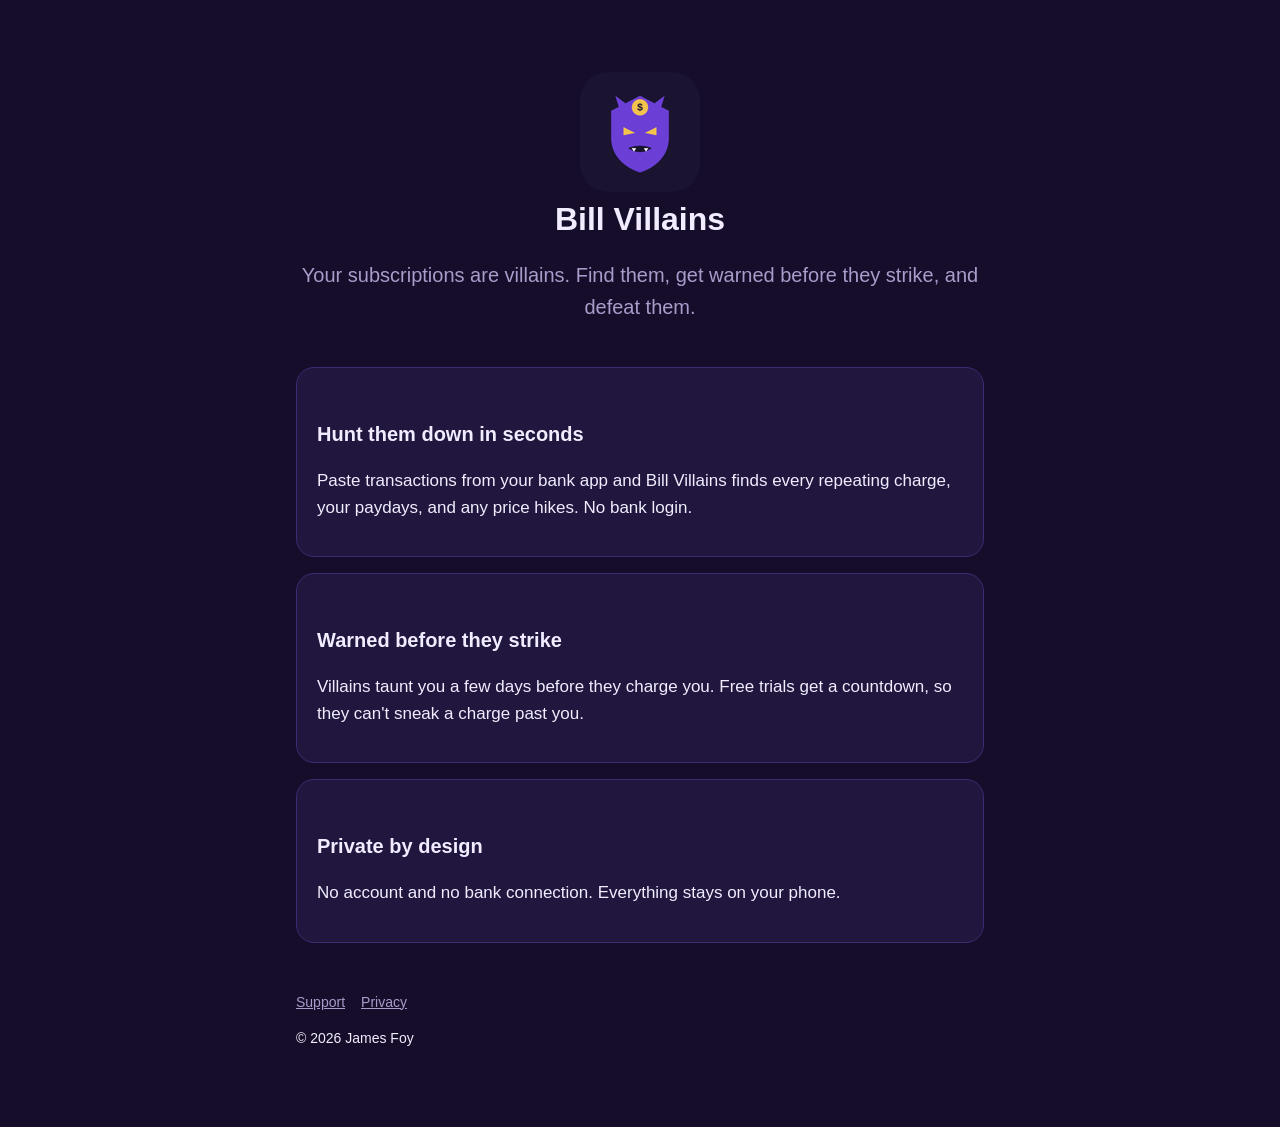
<file: index.html>
<!doctype html>
<html lang="en">
<head>
<meta charset="utf-8">
<meta name="viewport" content="width=device-width, initial-scale=1">
<title>Bill Villains</title>
<meta name="description" content="Your subscriptions are villains. Find them, get warned before they strike, and defeat them.">
<link rel="icon" href="icon.svg">
<link rel="stylesheet" href="style.css">
</head>
<body>
<main>
  <div class="hero">
    <img src="icon.svg" alt="Bill Villains app icon">
    <h1>Bill Villains</h1>
    <p>Your subscriptions are villains. Find them, get warned before they strike, and defeat them.</p>
  </div>

  <div class="card">
    <h2>Hunt them down in seconds</h2>
    <p>Paste transactions from your bank app and Bill Villains finds every repeating charge, your paydays, and any price hikes. No bank login.</p>
  </div>
  <div class="card">
    <h2>Warned before they strike</h2>
    <p>Villains taunt you a few days before they charge you. Free trials get a countdown, so they can't sneak a charge past you.</p>
  </div>
  <div class="card">
    <h2>Private by design</h2>
    <p>No account and no bank connection. Everything stays on your phone.</p>
  </div>

  <footer>
    <a href="support">Support</a><a href="privacy">Privacy</a>
    <p>© 2026 James Foy</p>
  </footer>
</main>
</body>
</html>
</file>
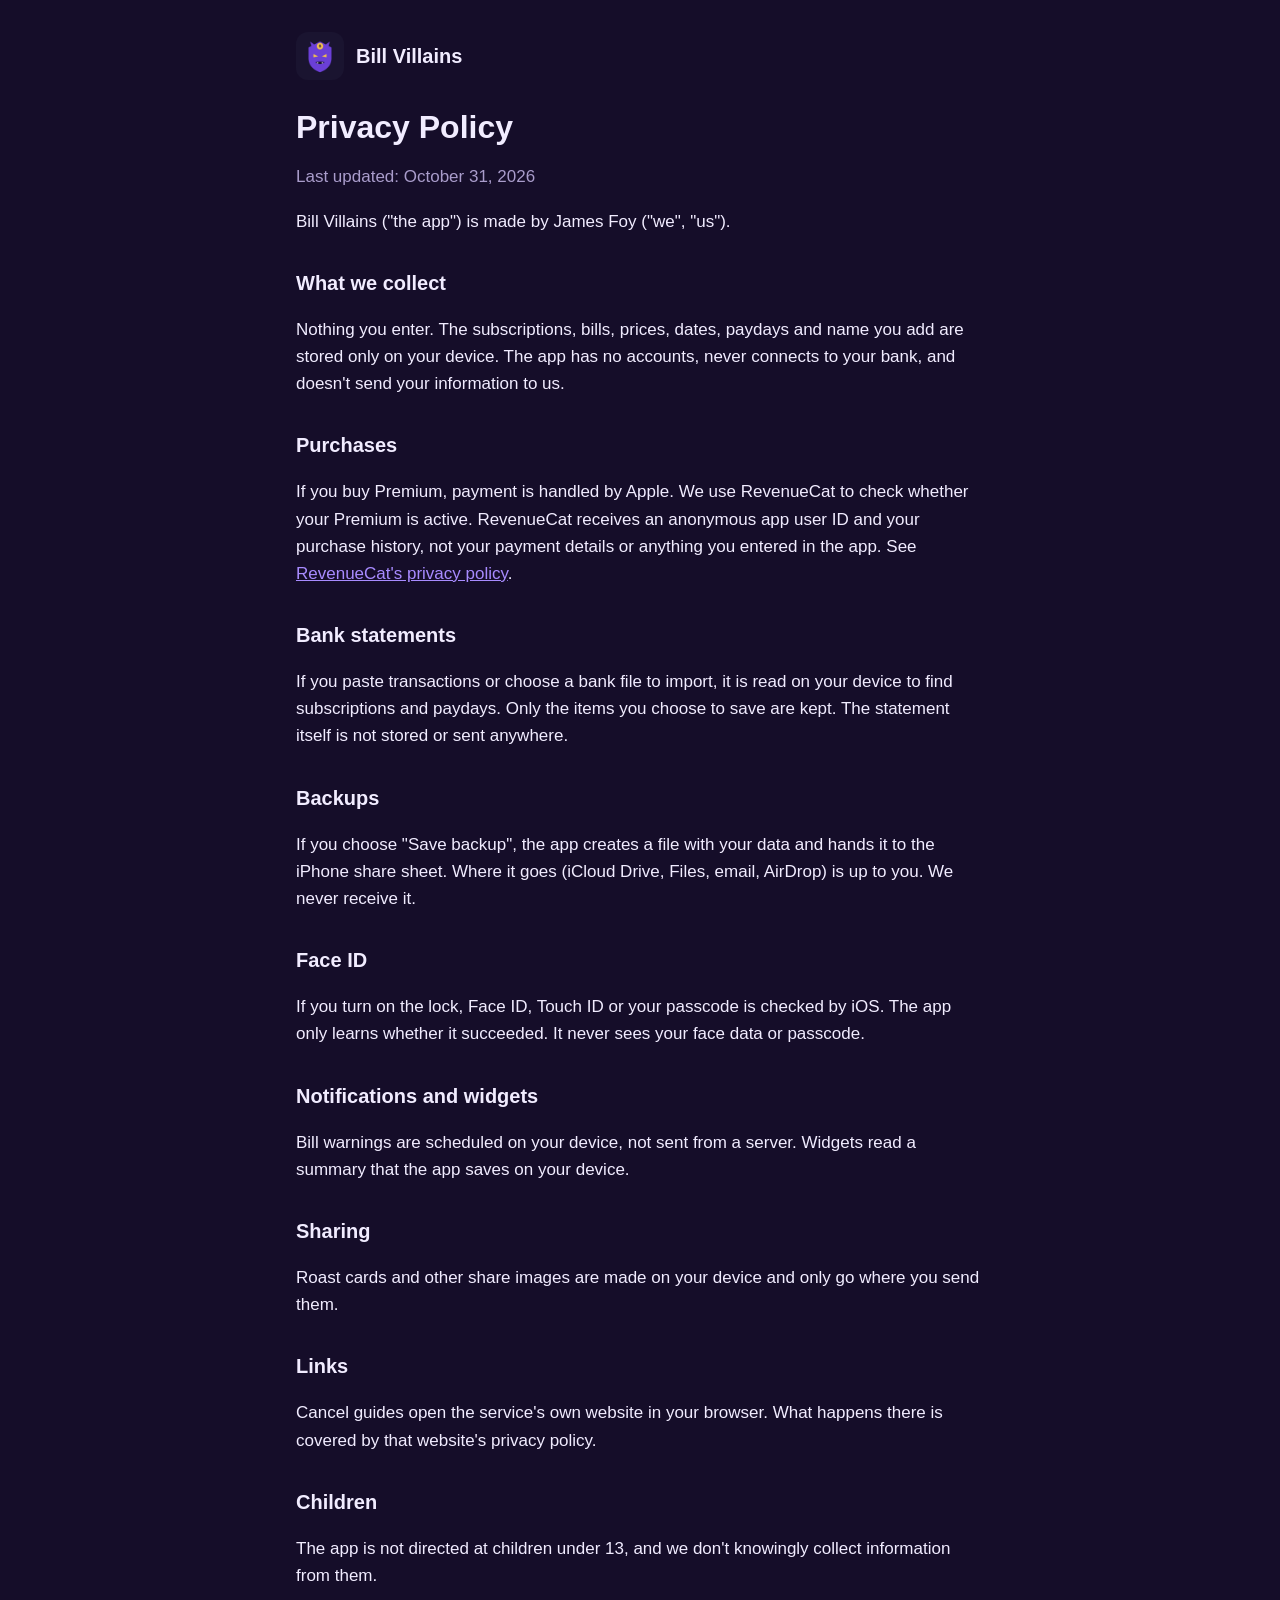
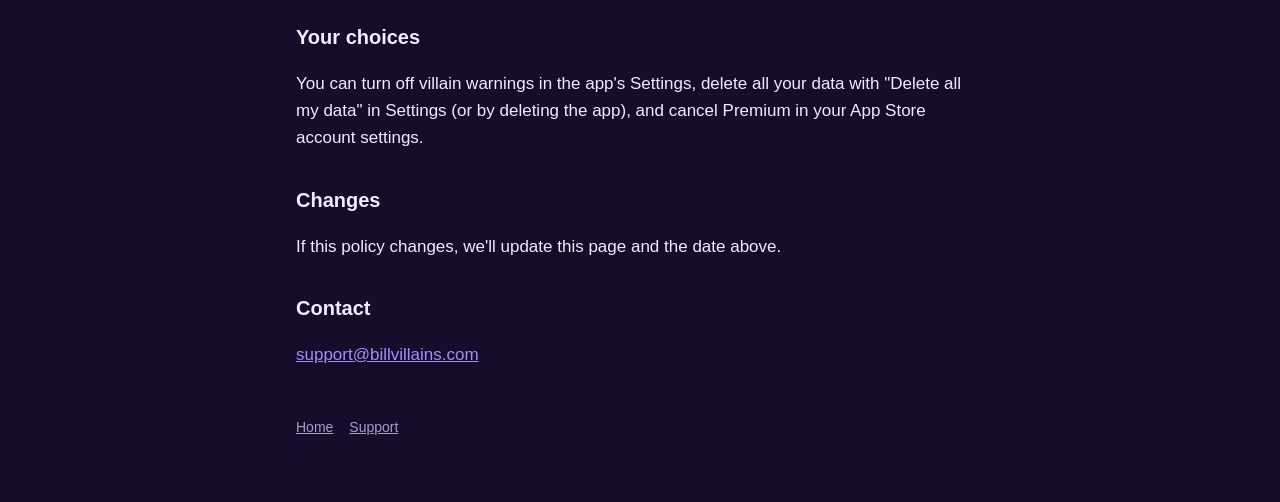
<file: privacy.html>
<!doctype html>
<html lang="en">
<head>
<meta charset="utf-8">
<meta name="viewport" content="width=device-width, initial-scale=1">
<title>Privacy Policy · Bill Villains</title>
<link rel="icon" href="icon.svg">
<link rel="stylesheet" href="style.css">
</head>
<body>
<main>
  <header><img src="icon.svg" alt=""><a href="./">Bill Villains</a></header>

  <h1>Privacy Policy</h1>
  <p class="muted">Last updated: October 31, 2026</p>

  <p>Bill Villains ("the app") is made by James Foy ("we", "us").</p>

  <h2>What we collect</h2>
  <p>Nothing you enter. The subscriptions, bills, prices, dates, paydays and name you add are stored only on your device. The app has no accounts, never connects to your bank, and doesn't send your information to us.</p>

  <h2>Purchases</h2>
  <p>If you buy Premium, payment is handled by Apple. We use RevenueCat to check whether your Premium is active. RevenueCat receives an anonymous app user ID and your purchase history, not your payment details or anything you entered in the app. See <a href="https://www.revenuecat.com/privacy">RevenueCat's privacy policy</a>.</p>

  <h2>Bank statements</h2>
  <p>If you paste transactions or choose a bank file to import, it is read on your device to find subscriptions and paydays. Only the items you choose to save are kept. The statement itself is not stored or sent anywhere.</p>

  <h2>Backups</h2>
  <p>If you choose "Save backup", the app creates a file with your data and hands it to the iPhone share sheet. Where it goes (iCloud Drive, Files, email, AirDrop) is up to you. We never receive it.</p>

  <h2>Face ID</h2>
  <p>If you turn on the lock, Face ID, Touch ID or your passcode is checked by iOS. The app only learns whether it succeeded. It never sees your face data or passcode.</p>

  <h2>Notifications and widgets</h2>
  <p>Bill warnings are scheduled on your device, not sent from a server. Widgets read a summary that the app saves on your device.</p>

  <h2>Sharing</h2>
  <p>Roast cards and other share images are made on your device and only go where you send them.</p>

  <h2>Links</h2>
  <p>Cancel guides open the service's own website in your browser. What happens there is covered by that website's privacy policy.</p>

  <h2>Children</h2>
  <p>The app is not directed at children under 13, and we don't knowingly collect information from them.</p>

  <h2>Your choices</h2>
  <p>You can turn off villain warnings in the app's Settings, delete all your data with "Delete all my data" in Settings (or by deleting the app), and cancel Premium in your App Store account settings.</p>

  <h2>Changes</h2>
  <p>If this policy changes, we'll update this page and the date above.</p>

  <h2>Contact</h2>
  <p><a href="mailto:support@billvillains.com">support@billvillains.com</a></p>

  <footer><a href="./">Home</a><a href="support">Support</a></footer>
</main>
</body>
</html>
</file>
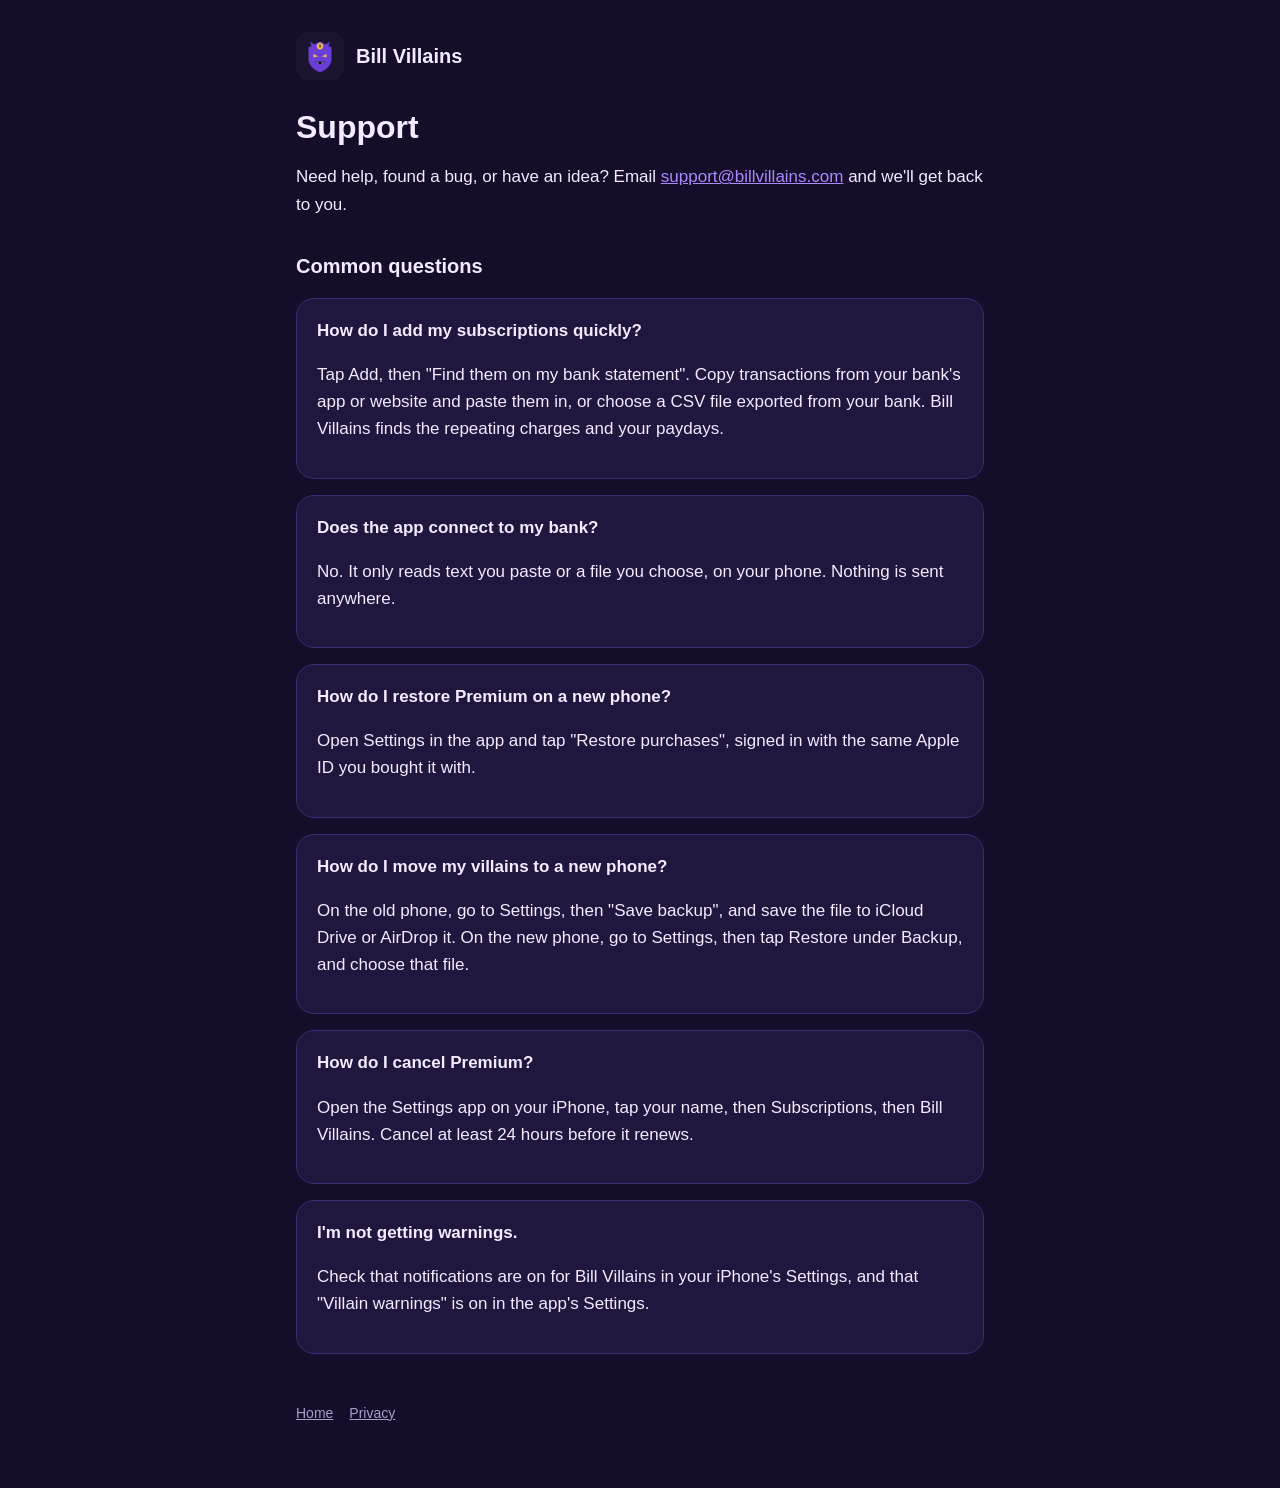
<file: support.html>
<!doctype html>
<html lang="en">
<head>
<meta charset="utf-8">
<meta name="viewport" content="width=device-width, initial-scale=1">
<title>Support · Bill Villains</title>
<link rel="icon" href="icon.svg">
<link rel="stylesheet" href="style.css">
</head>
<body>
<main>
  <header><img src="icon.svg" alt=""><a href="./">Bill Villains</a></header>

  <h1>Support</h1>
  <p>Need help, found a bug, or have an idea? Email <a href="mailto:support@billvillains.com">support@billvillains.com</a> and we'll get back to you.</p>

  <h2>Common questions</h2>

  <div class="card">
    <strong>How do I add my subscriptions quickly?</strong>
    <p>Tap Add, then "Find them on my bank statement". Copy transactions from your bank's app or website and paste them in, or choose a CSV file exported from your bank. Bill Villains finds the repeating charges and your paydays.</p>
  </div>

  <div class="card">
    <strong>Does the app connect to my bank?</strong>
    <p>No. It only reads text you paste or a file you choose, on your phone. Nothing is sent anywhere.</p>
  </div>

  <div class="card">
    <strong>How do I restore Premium on a new phone?</strong>
    <p>Open Settings in the app and tap "Restore purchases", signed in with the same Apple ID you bought it with.</p>
  </div>

  <div class="card">
    <strong>How do I move my villains to a new phone?</strong>
    <p>On the old phone, go to Settings, then "Save backup", and save the file to iCloud Drive or AirDrop it. On the new phone, go to Settings, then tap Restore under Backup, and choose that file.</p>
  </div>

  <div class="card">
    <strong>How do I cancel Premium?</strong>
    <p>Open the Settings app on your iPhone, tap your name, then Subscriptions, then Bill Villains. Cancel at least 24 hours before it renews.</p>
  </div>

  <div class="card">
    <strong>I'm not getting warnings.</strong>
    <p>Check that notifications are on for Bill Villains in your iPhone's Settings, and that "Villain warnings" is on in the app's Settings.</p>
  </div>

  <footer><a href="./">Home</a><a href="privacy">Privacy</a></footer>
</main>
</body>
</html>
</file>
<file: style.css>
:root { --bg: #150D29; --card: #21163D; --ink: #F1ECFF; --muted: #A99CCB; --accent: #A88BFF; --line: #3D2A75; }
* { box-sizing: border-box; }
body { margin: 0; background: var(--bg); color: var(--ink); font: 17px/1.6 -apple-system, BlinkMacSystemFont, "Segoe UI", Roboto, sans-serif; }
main { max-width: 720px; margin: 0 auto; padding: 32px 16px 64px; }
header { display: flex; align-items: center; gap: 12px; margin-bottom: 28px; }
header img { width: 48px; height: 48px; border-radius: 12px; }
header a { color: var(--ink); text-decoration: none; font-weight: 800; font-size: 20px; }
h1 { font-size: 32px; line-height: 1.2; margin: 0 0 8px; }
h2 { font-size: 20px; margin: 32px 0 6px; }
p, li { color: var(--ink); }
.muted { color: var(--muted); }
a { color: var(--accent); }
.card { background: var(--card); border: 1px solid var(--line); border-radius: 18px; padding: 18px 20px; margin: 16px 0; }
.button { display: inline-block; background: var(--accent); color: #150D29; font-weight: 800; padding: 12px 20px; border-radius: 14px; text-decoration: none; }
.hero { text-align: center; padding: 40px 0 8px; }
.hero img { width: 120px; height: 120px; border-radius: 28px; }
.hero p { font-size: 20px; color: var(--muted); }
footer { margin-top: 48px; font-size: 14px; color: var(--muted); }
footer a { color: var(--muted); margin-right: 16px; }
</file>
